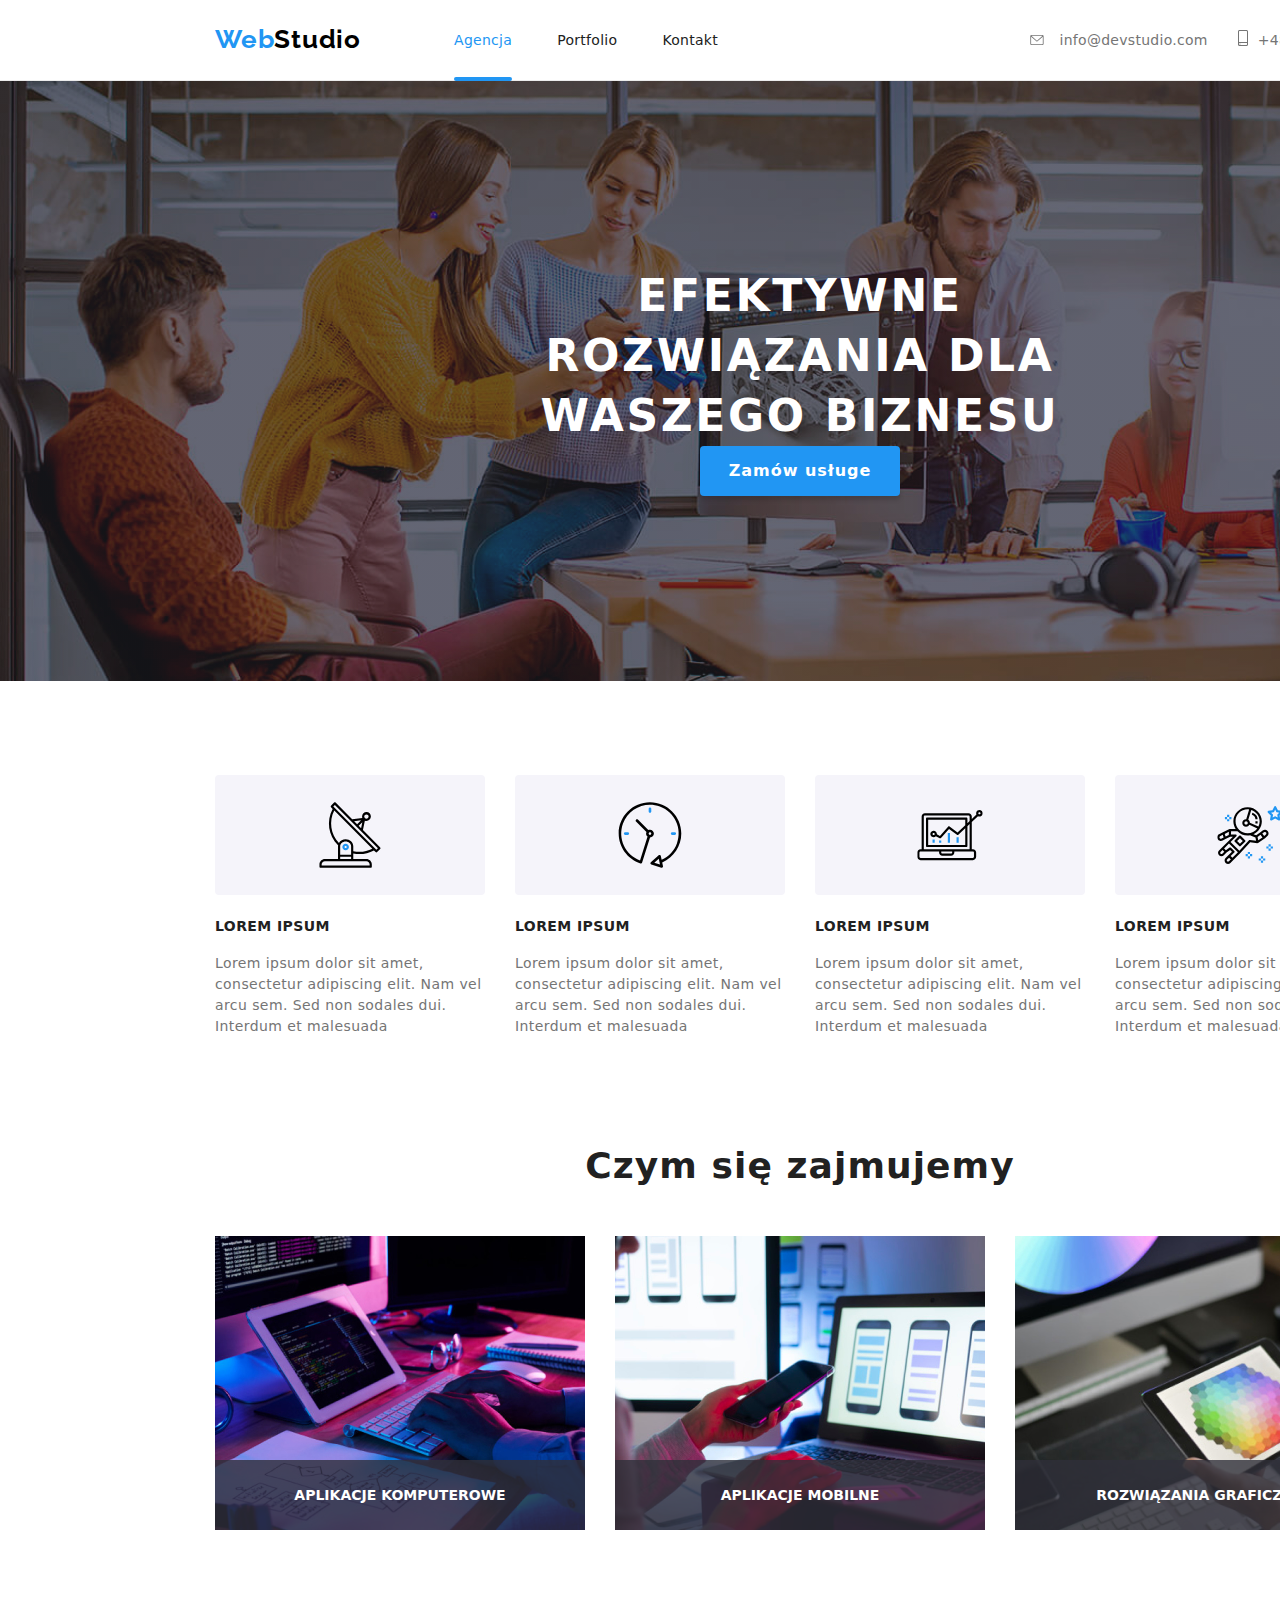
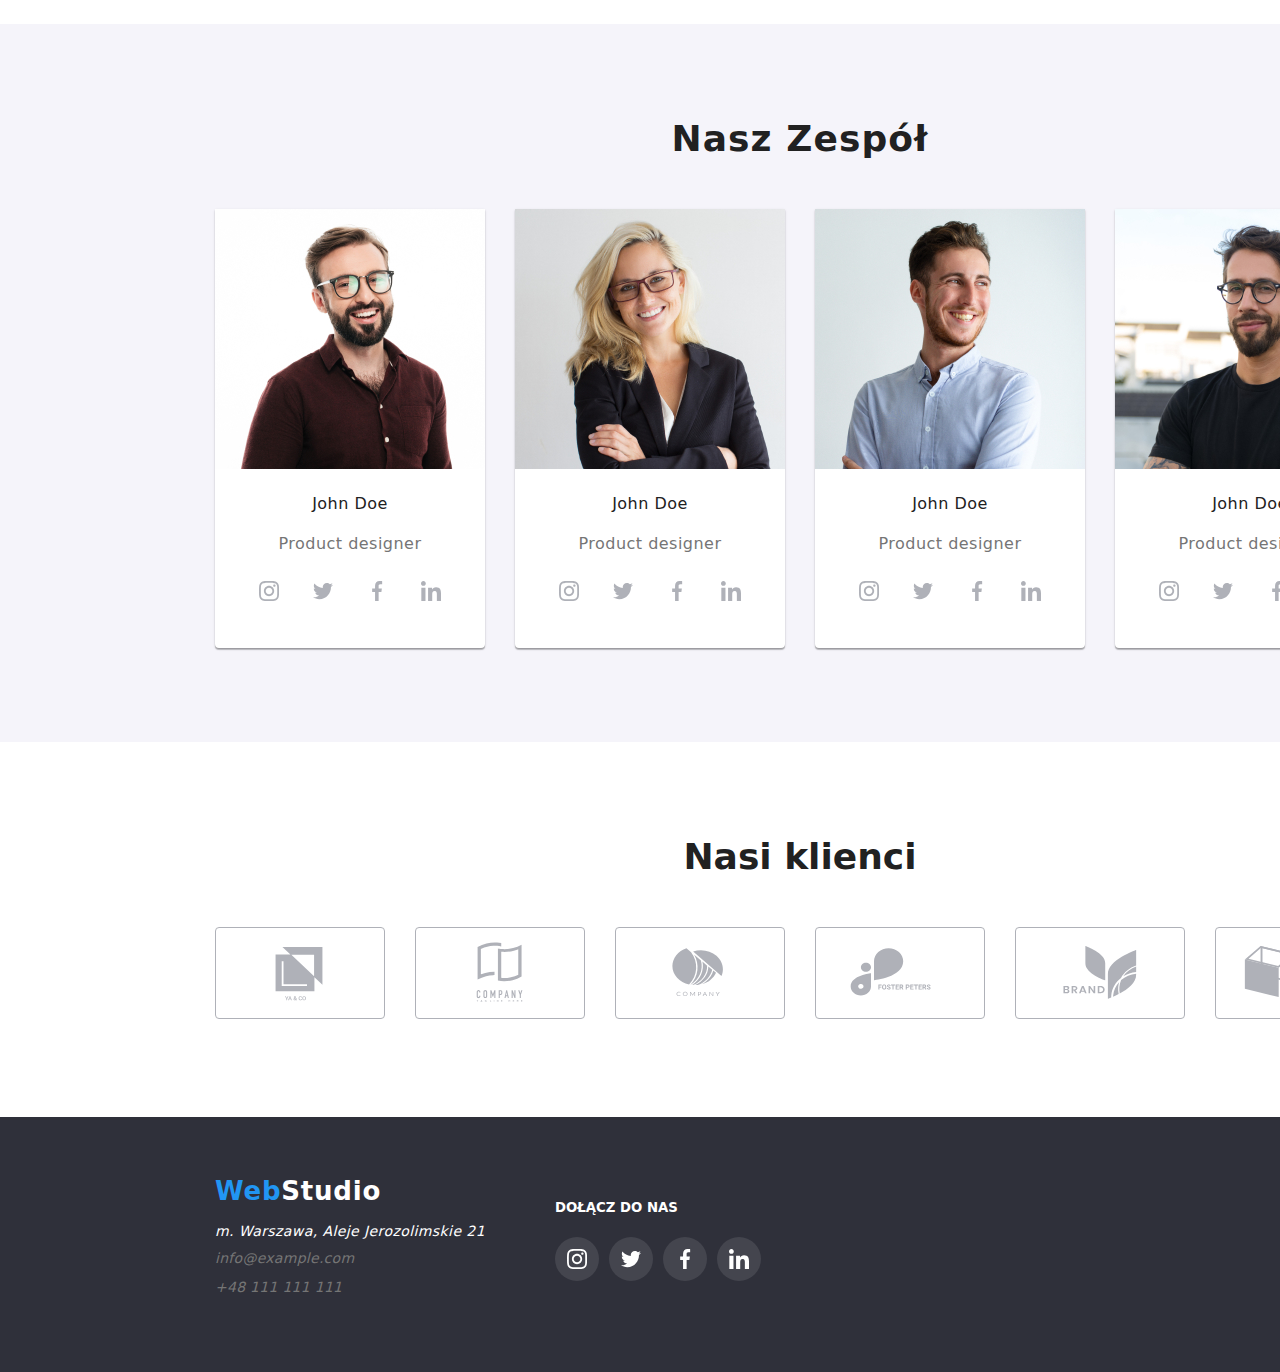
<file: index.html>
<!DOCTYPE html>
<html lang="pl">
  <head>
    <meta charset="UTF-8" />
    <meta name="viewport" content="width=device-width, initial-scale=1.0" />
    <link rel="stylesheet" href="./css/styles.css" />
    <link rel="stylesheet" href="./css/modern-normalize.css" />
    <link rel="preconnect" href="https://fonts.googleapis.com" />
    <link rel="preconnect" href="https://fonts.gstatic.com" crossorigin />
    <link
      rel="stylesheet"
      href="https://fonts.googleapis.com/css2?family=Raleway&family=Roboto:wght@400;500;700;900&display=swap"
    />

    <link
      href="https://fonts.googleapis.com/css2?family=Oleo+Script&display=swap"
      rel="stylesheet"
    />
    <title>Tomasz Grzybowski Homework</title>
  </head>
  <body id="agencja-page">
    <div class="backdrop is-hidden" data-modal>
      <div class="modal">
        <button class="close-btn" type="button" data-modal-close></button>
      </div>
    </div>
    <header class="header">
      <div class="container">
        <div class="header-content">
          <div class="logo_nav">
            <a class="webstudio" href="./index.html">
              <span class="web">Web</span><span class="studio">Studio</span>
            </a>

            <nav>
              <ul class="navigation">
                <li>
                  <a class="navigation-current nav-list" href="./index.html"
                    >Agencja</a
                  >
                </li>
                <li>
                  <a class="navigation-link nav-list" href="./portfolio.html"
                    >Portfolio</a
                  >
                </li>
                <li>
                  <a class="navigation-link nav-list" href="./kontakt.html"
                    >Kontakt</a
                  >
                </li>
              </ul>
            </nav>
          </div>
          <div class="contact">
            <a class="contact-mail-1" href="mailto:info@devstudio.com">
              <svg class="icon-header" width="16" height="10">
                <use href="./images/icons.svg#icon-envelope"></use>
              </svg>
              <span class="email">info@devstudio.com</span>
            </a>

            <a class="contact-phone-1" href="tel:+48111111111">
              <div class="icon-container">
                <svg
                  class="icon-header"
                  width="10"
                  height="16"
                  viebox="0 -4 10 16"
                >
                  <use href="./images/icons.svg#icon-smartphone"></use>
                </svg>
              </div>
              <span class="number">+48 111 111 111</span>
            </a>
          </div>
        </div>
      </div>
    </header>
    <main>
      <section class="agencja-title">
        <div class="container">
          <h1 class="agencja-h1">EFEKTYWNE ROZWIĄZANIA DLA WASZEGO BIZNESU</h1>
          <button class="agencja-button" type="button" data-modal-open>
            Zamów usługe
          </button>
        </div>
      </section>

      <section class="agencja-content">
        <div class="container">
          <ul class="agencja-content-list">
            <li>
              <article class="agencja-content-box">
                <svg
                  class="icon-agencja-content"
                  width="270"
                  height="120"
                  viewBox="0 0 60 110"
                >
                  <use href="images/icons.svg#icon-antenna"></use>
                </svg>

                <h4 class="agencja-content-header">Lorem ipsum</h4>
                <p class="agencja-content-p">
                  Lorem ipsum dolor sit amet, consectetur adipiscing elit. Nam
                  vel arcu sem. Sed non sodales dui. Interdum et malesuada
                </p>
              </article>
            </li>
            <li>
              <article class="agencja-content-box">
                <svg
                  class="icon-agencja-content"
                  width="270"
                  height="120"
                  viewBox="0 0 60 110"
                >
                  <use href="images/icons.svg#icon-clock"></use>
                </svg>
                <h4 class="agencja-content-header">Lorem ipsum</h4>
                <p class="agencja-content-p">
                  Lorem ipsum dolor sit amet, consectetur adipiscing elit. Nam
                  vel arcu sem. Sed non sodales dui. Interdum et malesuada
                </p>
              </article>
            </li>
            <li>
              <article class="agencja-content-box">
                <svg
                  class="icon-agencja-content"
                  height="120"
                  width="270"
                  viewBox="0 0 60 110"
                >
                  <use href="images/icons.svg#icon-diagram"></use>
                </svg>
                <h4 class="agencja-content-header">Lorem ipsum</h4>
                <p class="agencja-content-p">
                  Lorem ipsum dolor sit amet, consectetur adipiscing elit. Nam
                  vel arcu sem. Sed non sodales dui. Interdum et malesuada
                </p>
              </article>
            </li>
            <li>
              <article class="agencja-content-box">
                <svg
                  class="icon-agencja-content"
                  height="120"
                  width="270"
                  viewBox="0 0 60 110"
                >
                  <use href="images/icons.svg#icon-astronaut"></use>
                </svg>
                <h4 class="agencja-content-header">Lorem ipsum</h4>
                <p class="agencja-content-p">
                  Lorem ipsum dolor sit amet, consectetur adipiscing elit. Nam
                  vel arcu sem. Sed non sodales dui. Interdum et malesuada
                </p>
              </article>
            </li>
          </ul>
        </div>
      </section>

      <section class="agencja-scope">
        <div class="container">
          <h2 class="agencja-scope-header">Czym się zajmujemy</h2>
          <ul class="agencja-scope-list">
            <li class="agencja-scope-img">
              <div class="scope-box">
                <img
                  src="./images/img1.jpg"
                  alt="Ręce oparte na klawiaturze w pozycji gotowej do pisania. Obok leży kartka z algorytmem"
                  width="370"
                  height="294"
                />
                <p>Aplikacje Komputerowe</p>
              </div>
            </li>
            <li class="agencja-scope-img">
              <div class="scope-box">
                <img
                  src="./images/img2.jpg"
                  alt="Ręce trzymające telefon przed ekranem laptopa, na którym wyświetlane są wzory układu elementów aplikacji"
                  width="370"
                  height="294"
                />
                <p>Aplikacje Mobilne</p>
              </div>
            </li>
            <li class="agencja-scope-img">
              <div class="scope-box">
                <img
                  src="./images/img3.jpg"
                  alt="Ręce trzymające tableta wyświetlającego palete kolorów"
                  width="370"
                  height="294"
                />
                <p>Rozwiązania Graficzne</p>
              </div>
            </li>
          </ul>
        </div>
      </section>
      <section class="agencja-team">
        <div class="container">
          <h2 class="agencja-team-header">Nasz Zespół</h2>
          <ul class="agencja-team-list">
            <li class="agencja-team-img">
              <img
                src="./images/person1.jpg"
                alt="Uśmiechnięty mężczyzna z krótkim zarostem w okularach i czerwonej koluszli"
                width="270"
                height="260"
              />
              <h4 class="agencja-team-name">John Doe</h4>
              <p class="agencja-team-job">Product designer</p>
              <ul class="agencja-team-icons">
                <li>
                  <a class="link-team" href="./index.html">
                    <svg
                      class="icon-team"
                      height="44"
                      width="44"
                      viewBox="0 0 20 44"
                    >
                      <use href="images/icons.svg#icon-instagram"></use>
                    </svg>
                  </a>
                </li>
                <li>
                  <a class="link-team" href="./index.html">
                    <svg
                      class="icon-team"
                      height="44"
                      width="44"
                      viewBox="0 0 20 44"
                    >
                      <use href="images/icons.svg#icon-twitter"></use>
                    </svg>
                  </a>
                </li>
                <li>
                  <a class="link-team" href="./index.html"
                    ><svg
                      class="icon-team"
                      height="44"
                      width="44"
                      viewBox="0 0 20 44"
                    >
                      <use href="images/icons.svg#icon-fb"></use>
                    </svg>
                  </a>
                </li>
                <li>
                  <a class="link-team" href="./index.html"
                    ><svg
                      class="icon-team"
                      height="44"
                      width="44"
                      viewBox="0 0 20 44"
                    >
                      <use href="images/icons.svg#icon-li"></use>
                    </svg>
                  </a>
                </li>
              </ul>
            </li>
            <li class="agencja-team-img">
              <img
                src="./images/person2.jpg"
                alt="Uśmiechnięta Kobieta w okularach i czarnej marynarce"
                width="270"
                height="260"
              />
              <h4 class="agencja-team-name">John Doe</h4>
              <p class="agencja-team-job">Product designer</p>
              <ul class="agencja-team-icons">
                <li>
                  <a class="link-team" href="./index.html">
                    <svg
                      class="icon-team"
                      height="44"
                      width="44"
                      viewBox="0 0 20 44"
                    >
                      <use href="images/icons.svg#icon-instagram"></use>
                    </svg>
                  </a>
                </li>
                <li>
                  <a class="link-team" href="./index.html">
                    <svg
                      class="icon-team"
                      height="44"
                      width="44"
                      viewBox="0 0 20 44"
                    >
                      <use href="images/icons.svg#icon-twitter"></use>
                    </svg>
                  </a>
                </li>
                <li>
                  <a class="link-team" href="./index.html"
                    ><svg
                      class="icon-team"
                      height="44"
                      width="44"
                      viewBox="0 0 20 44"
                    >
                      <use href="images/icons.svg#icon-fb"></use>
                    </svg>
                  </a>
                </li>
                <li>
                  <a class="link-team" href="./index.html"
                    ><svg
                      class="icon-team"
                      height="44"
                      width="44"
                      viewBox="0 0 20 44"
                    >
                      <use href="images/icons.svg#icon-li"></use>
                    </svg>
                  </a>
                </li>
              </ul>
            </li>
            <li class="agencja-team-img">
              <img
                src="./images/person3.jpg"
                alt="Uśmiechnięty mężczyzna w jasnoniebieskiej koszuli"
                width="270"
                height="260"
              />
              <h4 class="agencja-team-name">John Doe</h4>
              <p class="agencja-team-job">Product designer</p>
              <ul class="agencja-team-icons">
                <li>
                  <a class="link-team" href="./index.html">
                    <svg
                      class="icon-team"
                      height="44"
                      width="44"
                      viewBox="0 0 20 44"
                    >
                      <use href="images/icons.svg#icon-instagram"></use>
                    </svg>
                  </a>
                </li>
                <li>
                  <a class="link-team" href="./index.html">
                    <svg
                      class="icon-team"
                      height="44"
                      width="44"
                      viewBox="0 0 20 44"
                    >
                      <use href="images/icons.svg#icon-twitter"></use>
                    </svg>
                  </a>
                </li>
                <li>
                  <a class="link-team" href="./index.html"
                    ><svg
                      class="icon-team"
                      height="44"
                      width="44"
                      viewBox="0 0 20 44"
                    >
                      <use href="images/icons.svg#icon-fb"></use>
                    </svg>
                  </a>
                </li>
                <li>
                  <a class="link-team" href="./index.html"
                    ><svg
                      class="icon-team"
                      height="44"
                      width="44"
                      viewBox="0 0 20 44"
                    >
                      <use href="images/icons.svg#icon-li"></use>
                    </svg>
                  </a>
                </li>
              </ul>
            </li>
            <li class="agencja-team-img">
              <img
                src="./images/person4.jpg"
                alt="Mężczyzna z krótkim zarostem w okularach i czarnej koszulce"
                width="270"
                height="260"
              />
              <h4 class="agencja-team-name">John Doe</h4>
              <p class="agencja-team-job">Product designer</p>
              <ul class="agencja-team-icons">
                <li>
                  <a class="link-team" href="./index.html">
                    <svg
                      class="icon-team"
                      height="44"
                      width="44"
                      viewBox="0 0 20 44"
                    >
                      <use href="images/icons.svg#icon-instagram"></use>
                    </svg>
                  </a>
                </li>
                <li>
                  <a class="link-team" href="./index.html">
                    <svg
                      class="icon-team"
                      height="44"
                      width="44"
                      viewBox="0 0 20 44"
                    >
                      <use href="images/icons.svg#icon-twitter"></use>
                    </svg>
                  </a>
                </li>
                <li>
                  <a class="link-team" href="./index.html"
                    ><svg
                      class="icon-team"
                      height="44"
                      width="44"
                      viewBox="0 0 20 44"
                    >
                      <use href="images/icons.svg#icon-fb"></use>
                    </svg>
                  </a>
                </li>
                <li>
                  <a class="link-team" href="./index.html"
                    ><svg
                      class="icon-team"
                      height="44"
                      width="44"
                      viewBox="0 0 20 44"
                    >
                      <use href="images/icons.svg#icon-li"></use>
                    </svg>
                  </a>
                </li>
              </ul>
            </li>
          </ul>
        </div>
      </section>
      <section class="customers">
        <div class="container">
          <h2 class="customers-header">Nasi klienci</h2>
          <ul class="customers-list">
            <li>
              <a href="./index.html" class="customers-link">
                <svg
                  class="icon-customers"
                  width="170"
                  height="92"
                  viewBox="0 0 106 44"
                >
                  <use href="images/icons.svg#icon-logo-1"></use>
                </svg>
              </a>
            </li>
            <li>
              <a href="./index.html" class="customers-link">
                <svg
                  class="icon-customers"
                  width="170"
                  height="92"
                  viewBox="0 0 106 44"
                >
                  <use href="images/icons.svg#icon-logo-2"></use>
                </svg>
              </a>
            </li>
            <li>
              <a href="./index.html" class="customers-link">
                <svg
                  class="icon-customers"
                  width="170"
                  height="92"
                  viewBox="0 0 106 44"
                >
                  <use href="images/icons.svg#icon-logo-3"></use>
                </svg>
              </a>
            </li>
            <li>
              <a href="./index.html" class="customers-link">
                <svg
                  class="icon-customers"
                  width="170"
                  height="92"
                  viewBox="0 0 106 44"
                >
                  <use href="images/icons.svg#icon-logo-4"></use>
                </svg>
              </a>
            </li>
            <li>
              <a href="./index.html" class="customers-link">
                <svg
                  class="icon-customers"
                  width="170"
                  height="92"
                  viewBox="0 0 106 44"
                >
                  <use href="images/icons.svg#icon-logo-5"></use>
                </svg>
              </a>
            </li>
            <li>
              <a href="./index.html" class="customers-link">
                <svg
                  class="icon-customers"
                  width="170"
                  height="92"
                  viewBox="0 0 106 44"
                >
                  <use href="images/icons.svg#icon-logo-6"></use>
                </svg>
              </a>
            </li>
          </ul>
        </div>
      </section>
    </main>
    <footer class="footer">
      <div class="container">
        <div class="footer-content">
          <div class="footer-column-1">
            <a class="webstudio-footer" href="./index.html">
              <span class="web">Web</span>Studio
            </a>
            <address>
              <ul class="footer-list">
                <li class="footer-address">
                  m. Warszawa, Aleje Jerozolimskie 21
                </li>
                <li>
                  <a class="contact-mail-2" href="mailto:info@example.com">
                    info@example.com
                  </a>
                </li>
                <li>
                  <a class="contact-phone-2" href="tel:+48111111111">
                    +48 111 111 111
                  </a>
                </li>
              </ul>
            </address>
          </div>

          <section class="footer-socials">
            <h5 class="footer-socials-header">Dołącz do nas</h5>
            <ul class="footer-socials-icons">
              <li>
                <a href="./index.html" class="footer-link">
                  <svg
                    class="icon-footer"
                    height="44"
                    width="44"
                    viewBox="0 0 20 44"
                  >
                    <use href="images/icons.svg#icon-instagram"></use>
                  </svg>
                </a>
              </li>
              <li>
                <a href="./index.html" class="footer-link">
                  <svg
                    class="icon-footer"
                    height="44"
                    width="44"
                    viewBox="0 0 20 44"
                  >
                    <use href="images/icons.svg#icon-twitter"></use>
                  </svg>
                </a>
              </li>
              <li>
                <a href="./index.html" class="footer-link">
                  <svg
                    class="icon-footer"
                    height="44"
                    width="44"
                    viewBox="0 0 20 44"
                  >
                    <use href="images/icons.svg#icon-fb"></use>
                  </svg>
                </a>
              </li>
              <li>
                <a href="./index.html" class="footer-link">
                  <svg
                    class="icon-footer"
                    height="44"
                    width="44"
                    viewBox="0 0 20 44"
                  >
                    <use href="images/icons.svg#icon-li"></use>
                  </svg>
                </a>
              </li>
            </ul>
          </section>
        </div>
      </div>
    </footer>
    <script src="./js/modal.js"></script>
  </body>
</html>
</file>
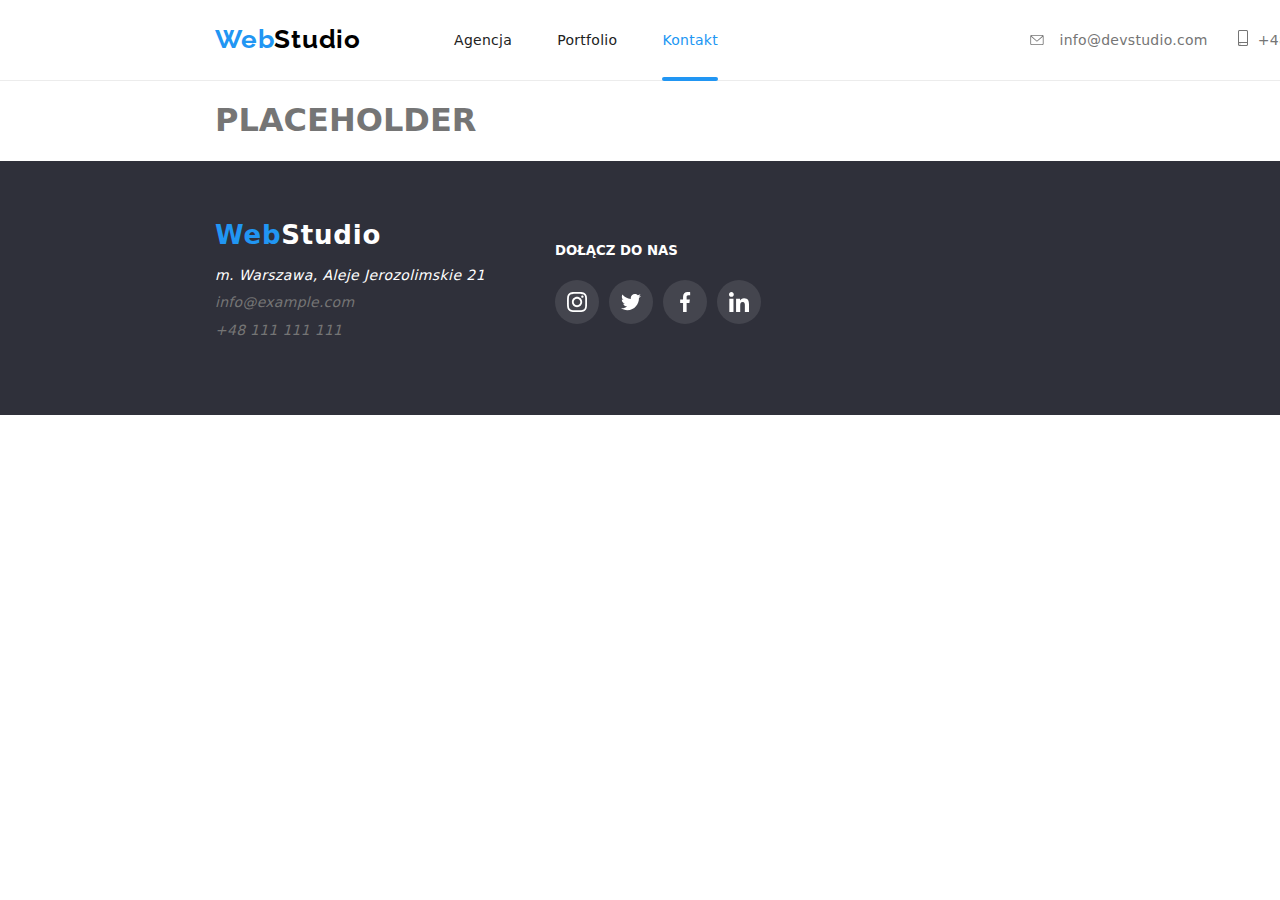
<file: kontakt.html>
<!DOCTYPE html>
<html lang="pl">
  <head>
    <meta charset="UTF-8" />
    <meta name="viewport" content="width=device-width, initial-scale=1.0" />
    <link rel="stylesheet" href="./css/styles.css" />
    <link rel="stylesheet" href="./css/modern-normalize.css" />
    <link rel="preconnect" href="https://fonts.googleapis.com" />
    <link rel="preconnect" href="https://fonts.gstatic.com" crossorigin />
    <link
      rel="stylesheet"
      href="https://fonts.googleapis.com/css2?family=Raleway&family=Roboto:wght@400;500;700;900&display=swap"
    />

    <link
      href="https://fonts.googleapis.com/css2?family=Oleo+Script&display=swap"
      rel="stylesheet"
    />
    <title>Tomasz Grzybowski Homework</title>
  </head>
  <body id="agencja-page">
    <header class="header">
      <div class="container">
        <div class="header-content">
          <div class="logo_nav">
            <a class="webstudio" href="./index.html">
              <span class="web">Web</span><span class="studio">Studio</span>
            </a>

            <nav>
              <ul class="navigation">
                <li>
                  <a class="navigation-link nav-list" href="./index.html"
                    >Agencja</a
                  >
                </li>
                <li>
                  <a class="navigation-link nav-list" href="./portfolio.html"
                    >Portfolio</a
                  >
                </li>
                <li>
                  <a class="navigation-current nav-list" href="./kontakt.html"
                    >Kontakt</a
                  >
                </li>
              </ul>
            </nav>
          </div>
          <div class="contact">
            <a class="contact-mail-1" href="mailto:info@devstudio.com">
              <svg class="icon-header" width="16" height="10">
                <use href="./images/icons.svg#icon-envelope"></use>
              </svg>
              <span class="email">info@devstudio.com</span>
            </a>

            <a class="contact-phone-1" href="tel:+48111111111">
              <div class="icon-container">
                <svg
                  class="icon-header"
                  width="10"
                  height="16"
                  viebox="0 -4 10 16"
                >
                  <use href="./images/icons.svg#icon-smartphone"></use>
                </svg>
              </div>
              <span class="number">+48 111 111 111</span>
            </a>
          </div>
        </div>
      </div>
    </header>
    <main><h1 style="margin-left: 215px">PLACEHOLDER</h1></main>
    <footer class="footer">
      <div class="container">
        <div class="footer-content">
          <div class="footer-column-1">
            <a class="webstudio-footer" href="./index.html">
              <span class="web">Web</span>Studio
            </a>
            <address>
              <ul class="footer-list">
                <li class="footer-address">
                  m. Warszawa, Aleje Jerozolimskie 21
                </li>
                <li>
                  <a class="contact-mail-2" href="mailto:info@example.com">
                    info@example.com
                  </a>
                </li>
                <li>
                  <a class="contact-phone-2" href="tel:+48111111111">
                    +48 111 111 111
                  </a>
                </li>
              </ul>
            </address>
          </div>

          <section class="footer-socials">
            <h5 class="footer-socials-header">Dołącz do nas</h5>
            <ul class="footer-socials-icons">
              <li>
                <a href="./index.html" class="footer-link">
                  <svg
                    class="icon-footer"
                    height="44"
                    width="44"
                    viewBox="0 0 20 44"
                  >
                    <use href="images/icons.svg#icon-instagram"></use>
                  </svg>
                </a>
              </li>
              <li>
                <a href="./index.html" class="footer-link">
                  <svg
                    class="icon-footer"
                    height="44"
                    width="44"
                    viewBox="0 0 20 44"
                  >
                    <use href="images/icons.svg#icon-twitter"></use>
                  </svg>
                </a>
              </li>
              <li>
                <a href="./index.html" class="footer-link">
                  <svg
                    class="icon-footer"
                    height="44"
                    width="44"
                    viewBox="0 0 20 44"
                  >
                    <use href="images/icons.svg#icon-fb"></use>
                  </svg>
                </a>
              </li>
              <li>
                <a href="./index.html" class="footer-link">
                  <svg
                    class="icon-footer"
                    height="44"
                    width="44"
                    viewBox="0 0 20 44"
                  >
                    <use href="images/icons.svg#icon-li"></use>
                  </svg>
                </a>
              </li>
            </ul>
          </section>
        </div>
      </div>
    </footer>
  </body>
</html>
</file>
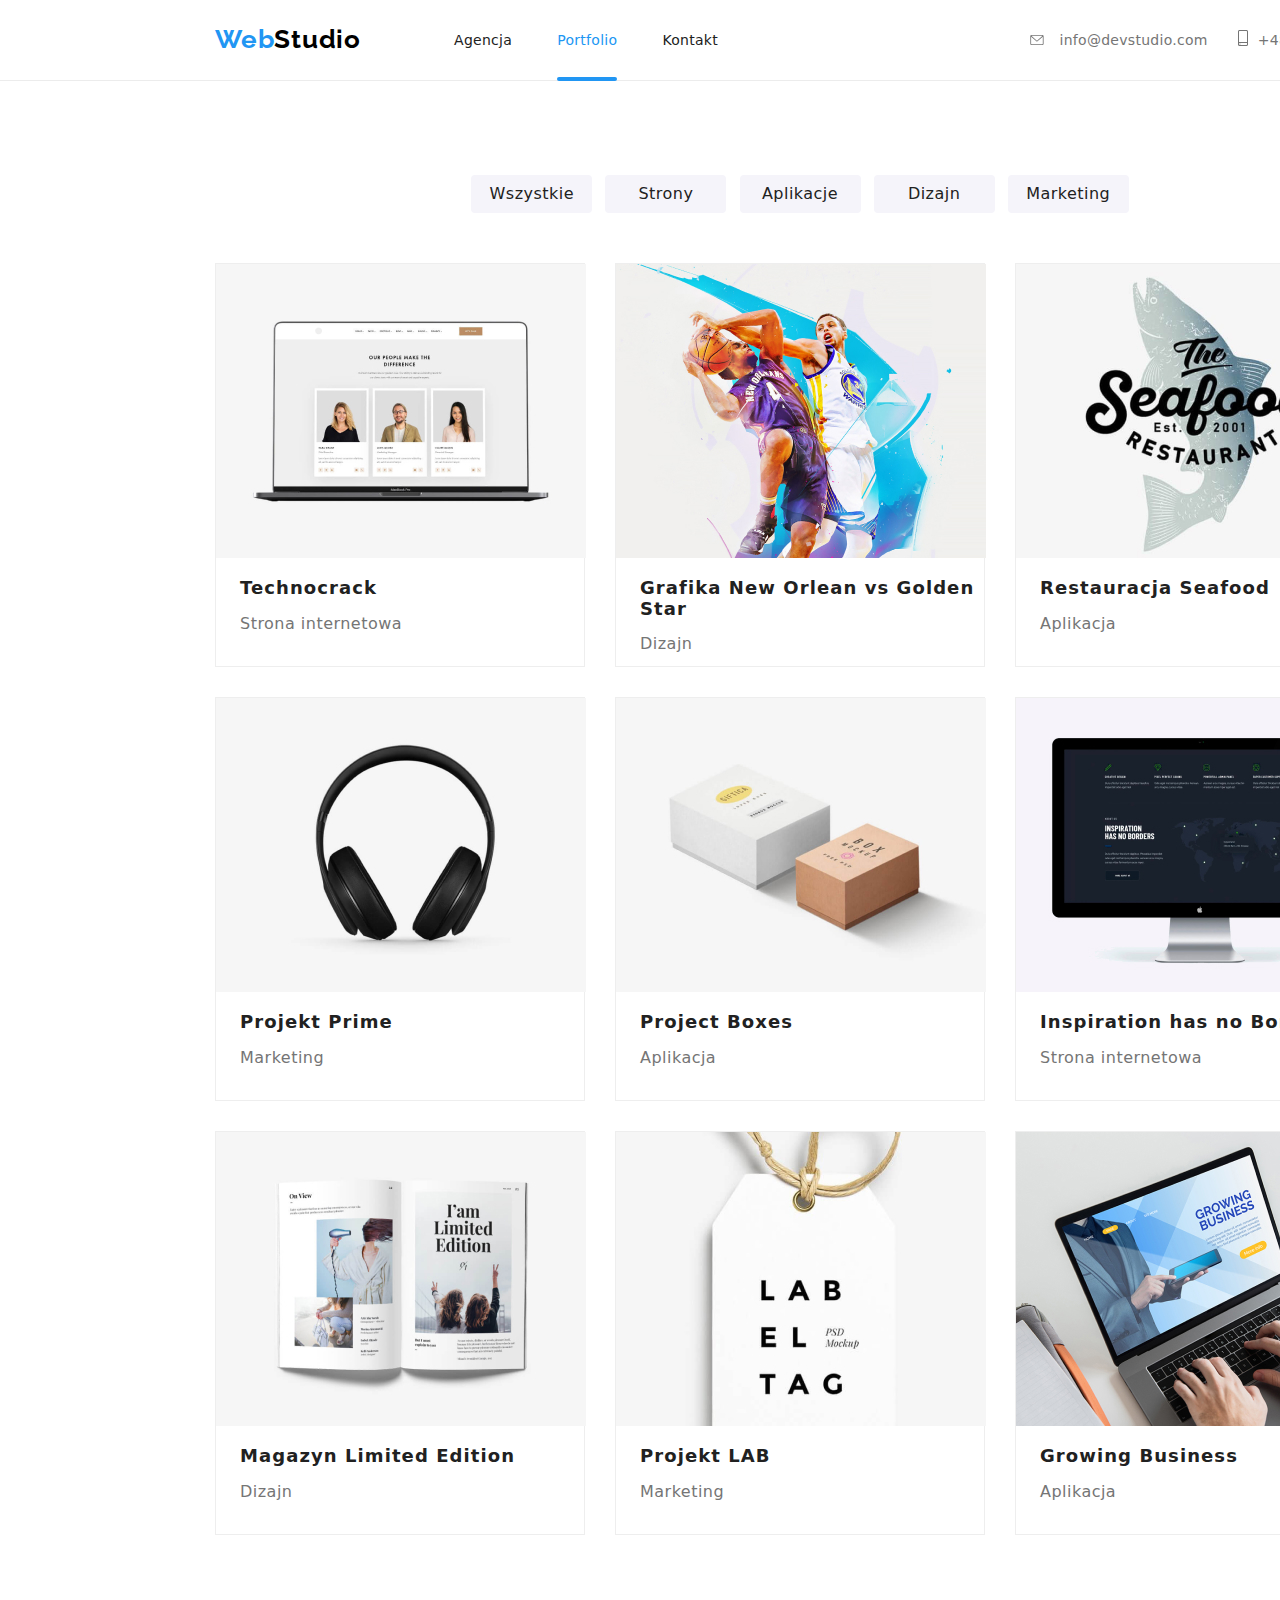
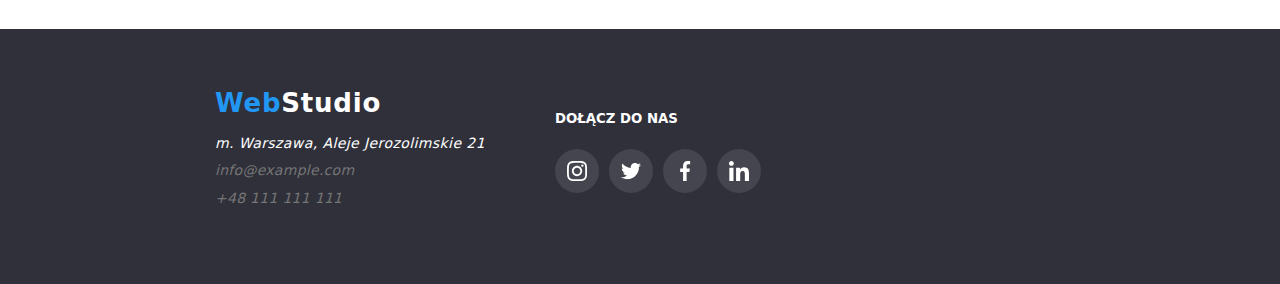
<file: portfolio.html>
<!DOCTYPE html>
<html lang="pl">
  <head>
    <meta charset="UTF-8" />
    <meta name="viewport" content="width=device-width, initial-scale=1.0" />
    <link rel="stylesheet" href="./css/styles.css" />
    <link rel="stylesheet" href="./css/modern-normalize.css" />
    <link rel="preconnect" href="https://fonts.googleapis.com" />
    <link rel="preconnect" href="https://fonts.gstatic.com" crossorigin />
    <link
      href="https://fonts.googleapis.com/css2?family=Raleway&family=Roboto:wght@400;500;700;900&display=swap"
      rel="stylesheet"
    />
    <title>Tomasz Grzybowski Homework</title>
  </head>
  <body id="portfolio-page">
    <header class="header">
      <div class="container">
        <div class="header-content">
          <div class="logo_nav">
            <a class="webstudio" href="./index.html">
              <span class="web">Web</span><span class="studio">Studio</span>
            </a>

            <nav>
              <ul class="navigation">
                <li>
                  <a class="navigation-link nav-list" href="./index.html"
                    >Agencja</a
                  >
                </li>
                <li>
                  <a class="navigation-current nav-list" href="./portfolio.html"
                    >Portfolio</a
                  >
                </li>
                <li>
                  <a class="navigation-link nav-list" href="./kontakt.html"
                    >Kontakt</a
                  >
                </li>
              </ul>
            </nav>
          </div>
          <div class="contact">
            <a class="contact-mail-1" href="mailto:info@devstudio.com">
              <svg class="icon-header" width="16" height="10">
                <use href="./images/icons.svg#icon-envelope"></use>
              </svg>
              <span class="email">info@devstudio.com</span>
            </a>

            <a class="contact-phone-1" href="tel:+48111111111">
              <div class="icon-container">
                <svg
                  class="icon-header"
                  width="10"
                  height="16"
                  viebox="0 -4 10 16"
                >
                  <use href="./images/icons.svg#icon-smartphone"></use>
                </svg>
              </div>
              <span class="number">+48 111 111 111</span>
            </a>
          </div>
        </div>
      </div>
    </header>
    <main class="portfolio-main">
      <div class="container">
        <ul class="portfolio-buttons-list">
          <li>
            <button class="portfolio-buttons" type="button">Wszystkie</button>
          </li>
          <li>
            <button class="portfolio-buttons" type="button">Strony</button>
          </li>
          <li>
            <button class="portfolio-buttons" type="button">Aplikacje</button>
          </li>
          <li>
            <button class="portfolio-buttons" type="button">Dizajn</button>
          </li>
          <li>
            <button class="portfolio-buttons" type="button">Marketing</button>
          </li>
        </ul>

        <ul class="portfolio-items-list">
          <li class="portfolio-img">
            <div class="portfolio-image-container">
              <img
                src="./images/portfolio-1.jpg"
                alt="Laptop displaying employees profiles"
                width="370"
                height="294"
              />
              <div class="item-box">
                <p>
                  Technocrack jest popularną platformą wykorzystywaną do
                  rozpowszechniania koronawirusa. Firmy wykorzystują tę
                  platformę do celów szpiegowskich i ataków na niezabezpieczone
                  serwery konkurencji
                </p>
              </div>
            </div>
            <h4 class="portfolio-name">Technocrack</h4>
            <p class="portfolio-tag">Strona internetowa</p>
          </li>
          <li class="portfolio-img">
            <div class="portfolio-image-container">
              <img
                src="./images/portfolio-2.jpg"
                alt="Two basketball players, one is trying to block a shot of the other"
                width="370"
                height="294"
              />

              <div class="item-box">
                <p>
                  Technocrack jest popularną platformą wykorzystywaną do
                  rozpowszechniania koronawirusa. Firmy wykorzystują tę
                  platformę do celów szpiegowskich i ataków na niezabezpieczone
                  serwery konkurencji
                </p>
              </div>
            </div>
            <h4 class="portfolio-name">Grafika New Orlean vs Golden Star</h4>
            <p class="portfolio-tag">Dizajn</p>
          </li>
          <li class="portfolio-img">
            <div class="portfolio-image-container">
              <img
                src="./images/portfolio-3.jpg"
                alt="The Seafood restaurant logo with a fish in the back"
                width="370"
                height="294"
              />

              <div class="item-box">
                <p>
                  Technocrack jest popularną platformą wykorzystywaną do
                  rozpowszechniania koronawirusa. Firmy wykorzystują tę
                  platformę do celów szpiegowskich i ataków na niezabezpieczone
                  serwery konkurencji
                </p>
              </div>
            </div>
            <h4 class="portfolio-name">Restauracja Seafood</h4>
            <p class="portfolio-tag">Aplikacja</p>
          </li>
          <li class="portfolio-img">
            <div class="portfolio-image-container">
              <img
                src="./images/portfolio-4.jpg"
                alt="Blach wireless headphones"
                width="370"
                height="294"
              />
              <div class="item-box">
                <p>
                  Technocrack jest popularną platformą wykorzystywaną do
                  rozpowszechniania koronawirusa. Firmy wykorzystują tę
                  platformę do celów szpiegowskich i ataków na niezabezpieczone
                  serwery konkurencji
                </p>
              </div>
            </div>
            <h4 class="portfolio-name">Projekt Prime</h4>
            <p class="portfolio-tag">Marketing</p>
          </li>
          <li class="portfolio-img">
            <div class="portfolio-image-container">
              <img
                src="./images/portfolio-5.jpg"
                alt="Two boxes on a white background"
                width="370"
                height="294"
              />
              <div class="item-box">
                <p>
                  Technocrack jest popularną platformą wykorzystywaną do
                  rozpowszechniania koronawirusa. Firmy wykorzystują tę
                  platformę do celów szpiegowskich i ataków na niezabezpieczone
                  serwery konkurencji
                </p>
              </div>
            </div>
            <h4 class="portfolio-name">Project Boxes</h4>
            <p class="portfolio-tag">Aplikacja</p>
          </li>
          <li class="portfolio-img">
            <div class="portfolio-image-container">
              <img
                src="./images/portfolio-6.jpg"
                alt="An Apple screen displaying a world map with a sign saying Inspiration has no borders"
                width="370"
                height="294"
              />
              <div class="item-box">
                <p>
                  Technocrack jest popularną platformą wykorzystywaną do
                  rozpowszechniania koronawirusa. Firmy wykorzystują tę
                  platformę do celów szpiegowskich i ataków na niezabezpieczone
                  serwery konkurencji
                </p>
              </div>
            </div>
            <h4 class="portfolio-name">Inspiration has no Borders</h4>
            <p class="portfolio-tag">Strona internetowa</p>
          </li>
          <li class="portfolio-img">
            <div class="portfolio-image-container">
              <img
                src="./images/portfolio-7.jpg"
                alt="Limited edition of a magizne"
                width="370"
                height="294"
              />
              <div class="item-box">
                <p>
                  Technocrack jest popularną platformą wykorzystywaną do
                  rozpowszechniania koronawirusa. Firmy wykorzystują tę
                  platformę do celów szpiegowskich i ataków na niezabezpieczone
                  serwery konkurencji
                </p>
              </div>
            </div>
            <h4 class="portfolio-name">Magazyn Limited Edition</h4>
            <p class="portfolio-tag">Dizajn</p>
          </li>
          <li class="portfolio-img">
            <div class="portfolio-image-container">
              <img
                src="./images/portfolio-8.jpg"
                alt="Label tag"
                width="370"
                height="294"
              />
              <div class="item-box">
                <p>
                  Technocrack jest popularną platformą wykorzystywaną do
                  rozpowszechniania koronawirusa. Firmy wykorzystują tę
                  platformę do celów szpiegowskich i ataków na niezabezpieczone
                  serwery konkurencji
                </p>
              </div>
            </div>
            <h4 class="portfolio-name">Projekt LAB</h4>
            <p class="portfolio-tag">Marketing</p>
          </li>
          <li class="portfolio-img">
            <div class="portfolio-image-container">
              <img
                src="./images/portfolio-9.jpg"
                alt="Laptop displaying growing business website"
                width="370"
                height="294"
              />
              <div class="item-box">
                <p>
                  Technocrack jest popularną platformą wykorzystywaną do
                  rozpowszechniania koronawirusa. Firmy wykorzystują tę
                  platformę do celów szpiegowskich i ataków na niezabezpieczone
                  serwery konkurencji
                </p>
              </div>
            </div>
            <h4 class="portfolio-name">Growing Business</h4>
            <p class="portfolio-tag">Aplikacja</p>
          </li>
        </ul>
      </div>
    </main>

    <footer class="footer">
      <div class="container">
        <div class="footer-content">
          <div class="footer-column-1">
            <a class="webstudio-footer" href="./index.html">
              <span class="web">Web</span>Studio
            </a>
            <address>
              <ul class="footer-list">
                <li class="footer-address">
                  m. Warszawa, Aleje Jerozolimskie 21
                </li>
                <li>
                  <a class="contact-mail-2" href="mailto:info@example.com">
                    info@example.com
                  </a>
                </li>
                <li>
                  <a class="contact-phone-2" href="tel:+48111111111">
                    +48 111 111 111
                  </a>
                </li>
              </ul>
            </address>
          </div>

          <section class="footer-socials">
            <h5 class="footer-socials-header">Dołącz do nas</h5>
            <ul class="footer-socials-icons">
              <li>
                <a href="./index.html" class="footer-link">
                  <svg
                    class="icon-footer"
                    height="44"
                    width="44"
                    viewBox="0 0 20 44"
                  >
                    <use href="images/icons.svg#icon-instagram"></use>
                  </svg>
                </a>
              </li>
              <li>
                <a href="./index.html" class="footer-link">
                  <svg
                    class="icon-footer"
                    height="44"
                    width="44"
                    viewBox="0 0 20 44"
                  >
                    <use href="images/icons.svg#icon-twitter"></use>
                  </svg>
                </a>
              </li>
              <li>
                <a href="./index.html" class="footer-link">
                  <svg
                    class="icon-footer"
                    height="44"
                    width="44"
                    viewBox="0 0 20 44"
                  >
                    <use href="images/icons.svg#icon-fb"></use>
                  </svg>
                </a>
              </li>
              <li>
                <a href="./index.html" class="footer-link">
                  <svg
                    class="icon-footer"
                    height="44"
                    width="44"
                    viewBox="0 0 20 44"
                  >
                    <use href="images/icons.svg#icon-li"></use>
                  </svg>
                </a>
              </li>
            </ul>
          </section>
        </div>
      </div>
    </footer>
  </body>
</html>
</file>
<file: css/styles.css>
:root {
  --dark-font-color: #212121;
  --company-blue: #2196f3;
  --main-font-color: #757575;
  --opaque-bg-color: #2f303a66;
  --dark-background-color: #2f303a;
  --light-background-color: #f5f4fa;
  --list-border-color: #eeeeee;
  --white-color: #ffffff;
  --black-color: #000000;
  --header-border: #ececec;
  --icon-color: #afb1b8;
  --icon-border: #afb1b8;
  --black-opaque: rgba(255, 255, 255, 0.1);
  --grey-opaque: rgba(47, 48, 58, 0.8);
  --blue-opaque: rgba(33, 150, 243, 0.9);
  --transition-timing: cubic-bezier(0.4, 0, 0.2, 1);
}

body {
  font-family: "Roboto";
  color: var(--main-font-color);
}

ul {
  padding: 0;
  list-style: none;
}
.container {
  width: 1600px;
  margin: 0 auto;
}
.container > * {
  margin: 0 auto;
  width: fit-content;
}

.backdrop {
  position: fixed;
  width: 100%;
  height: 100%;
  background-color: rgba(0, 0, 0, 0.2);
  z-index: 1;

  transition-property: visibility, opacity;
  transition-duration: 0.25s;
  opacity: 1;
  visibility: visible;
}

.is-hidden {
  pointer-events: none;
  visibility: hidden;
  opacity: 0;
}

.modal {
  position: absolute;
  width: 528px;
  height: 581px;
  top: 50%;
  left: 50%;
  transform: translateX(-50%) translateY(-50%);
  background: var(--white-color);
  box-shadow: 0px 1px 3px rgba(0, 0, 0, 0.12), 0px 1px 1px rgba(0, 0, 0, 0.14),
    0px 2px 1px rgba(0, 0, 0, 0.2);
  border-radius: 4px;
}

.close-btn {
  width: 30px;
  height: 30px;
  border-radius: 50%;
  border: 1px solid rgba(0, 0, 0, 0.1);
  background: var(--white-color) url("../images/icons/close.svg") no-repeat;
  background-position: 50% 50%;
  position: relative;
  top: 8px;
  left: 490px;
}

.close-btn:hover,
.close-btn:focus {
  cursor: pointer;
}

.close-btn > img {
}

.header {
  border-bottom: 1px solid var(--header-border);
}

.header > .container {
  height: 80px;
  display: flex;
  align-items: center;
  align-content: center;
}

.header > .container > .header-content {
  width: 1170px;
  display: flex;
  justify-content: space-between;
}

.agencja-title > .container {
  height: 600px;
  display: flex;
  align-items: center;
  justify-content: center;
  flex-direction: column;
  background-color: var(--dark-background-color);
  background-image: linear-gradient(
      to bottom,
      var(--opaque-bg-color) 0%,
      var(--opaque-bg-color) 100%
    ),
    url(../images/Background-1.jpg);
  background-size: cover;
  padding-top: 94px;
  padding-bottom: 94px;
}

.icon-agencja-content {
  background-color: var(--light-background-color);
  border-radius: 4px;
}

.logo_nav {
  display: flex;
  align-items: center;
  justify-content: space-between;

  /* margin-left: 215px; */
}

.contact {
  display: flex;
  align-items: center;
  justify-content: space-between;
}

.agencja-h1 {
  width: 696px;

  font-weight: 900;
  font-size: 44px;
  line-height: 1.36;

  text-align: center;
  letter-spacing: 0.06em;
  text-transform: uppercase;
  color: var(--white-color);
}

.agencja-button {
  width: 200px;
  height: 50px;

  background: var(--company-blue);
  box-shadow: 0px 4px 4px rgba(0, 0, 0, 0.15);
  border-radius: 4px;
  border: none;

  color: var(--white-color);
  font-weight: 700;

  align-items: center;
  text-align: center;
  letter-spacing: 0.06em;
}

.agencja-button:hover {
  cursor: pointer;
}

.webstudio {
  font-family: "Raleway";
  text-decoration: none;
  font-weight: 700;
  font-size: 26px;
  letter-spacing: 0.03em;
  color: var(--black-color);
  margin-right: 93px;
}

.web {
  color: var(--company-blue);
}

.navigation > li {
  display: inline;
  margin-right: 40px;
}

.navigation > li:last-child {
  margin-right: 0;
}

.navigation-current {
  text-decoration: none;
  font-weight: 500;
  font-size: 14px;
  letter-spacing: 0.02em;
  color: var(--company-blue);
  position: relative;
}

.navigation-link {
  text-decoration: none;
  font-weight: 500;
  font-size: 14px;
  letter-spacing: 0.02em;

  color: var(--dark-font-color);
}

.navigation-current::after {
  border-radius: 4px;
  content: "";
  width: 100%;
  height: 4px;
  background-color: var(--company-blue);
  display: inline-block;
  position: absolute;
  top: 45px;
  left: 0;
}

.contact-mail-1 {
  text-decoration: none;
  color: var(--main-font-color);
  margin-right: 30px;
  font-weight: 500;
  font-size: 14px;
  letter-spacing: 0.02em;

  transition-property: color;
  transition-duration: 0.25s;
  transition-timing-function: var(--transition-timing);
}

.contact-mail-1:hover {
  color: var(--company-blue);
  cursor: pointer;
}

.contact-mail-1 > .icon-header {
  fill: var(--main-font-color);
  transition-property: fill;
  transition-duration: 0.25s;
  transition-timing-function: var(--transition-timing);
}

.contact-mail-1:hover > .icon-header,
.contact-mail-1:focus > .icon-header {
  fill: var(--company-blue);
}

.contact-mail-1:focus {
  color: var(--company-blue);
}

.contact-phone-1 {
  display: inline-flex;
  align-items: center;

  text-decoration: none;
  color: var(--mian-font-color);
  font-weight: 500;
  font-size: 14px;
  letter-spacing: 0.02em;
  transition-property: color;
  transition-duration: 0.25s;
  transition-timing-function: var(--transition-timing);
}

.number {
  margin-left: 10px;
}

.email {
  margin-left: 10px;
}

.contact-phone-1:hover {
  color: var(--company-blue);
  cursor: pointer;
}

.contact-phone-1:focus {
  color: var(--company-blue);
}

.contact-phone-1 > .icon-container > .icon-header {
  fill: var(--main-font-color);
  transition-property: fill;
  transition-duration: 0.25s;
  transition-timing-function: var(--transition-timing);
}

.contact-phone-1:hover > .icon-container > .icon-header,
.contact-phone-1:focus > .icon-container > .icon-header {
  fill: var(--company-blue);
}

.agencja-content {
  padding-top: 94px;
  padding-bottom: 94px;
}

.agencja-content-list {
  list-style-type: none;
}

.agencja-content > .container > ul {
  display: flex;
  gap: 30px;
  /* margin-left: 215px; */
}

.agencja-content-header {
  font-weight: 700;
  font-size: 14px;
  letter-spacing: 0.03em;
  text-transform: uppercase;

  color: var(--dark-font-color);
}
.agencja-content-p {
  width: 270px;

  font-weight: 400;
  font-size: 14px;
  line-height: 1.5;
  letter-spacing: 0.03em;
}

.agencja-scope {
  padding-bottom: 94px;
}

.agencja-scope-header {
  margin: auto;
  font-weight: 700;
  font-size: 36px;
  text-align: center;
  letter-spacing: 0.03em;

  color: var(--dark-font-color);
}

.agencja-scope-list {
  list-style-type: none;
  margin-top: 50px;
  display: flex;
  gap: 30px;
}

.agencja-scope-list > .scope-box > li:first-child {
  margin-left: 0;
}

.scope-box {
  width: 370px;
  height: 294px;
  position: relative;
}

.scope-box > p {
  background: var(--grey-opaque);
  color: var(--white-color);
  text-transform: uppercase;
  position: absolute;
  bottom: 0;
  width: 370px;
  height: 70px;
  margin: 0;
  display: flex;
  align-items: center;
  justify-content: center;
  font-weight: 700;
  font-size: 14px;
}

.agencja-team {
  padding-top: 94px;
  padding-bottom: 94px;

  background: var(--light-background-color);
}

.agencja-team-list {
  list-style-type: none;
  display: flex;
  gap: 30px;
  /* margin-left: 215px; */
  margin-top: 50px;
}

.agencja-team-header {
  margin: auto;
  font-weight: 700;
  font-size: 36px;
  text-align: center;
  letter-spacing: 0.03em;
  color: var(--dark-font-color);
}

.agencja-team-img {
  width: 270px;
  /* height: 368px; */

  box-shadow: 0px 1px 3px rgba(0, 0, 0, 0.12), 0px 1px 1px rgba(0, 0, 0, 0.14),
    0px 2px 1px rgba(0, 0, 0, 0.2);
  border-radius: 0px 0px 4px 4px;
  background: var(--white-color);
  padding-bottom: 30px;
}

.agencja-team-name {
  font-weight: 500;

  text-align: center;
  letter-spacing: 0.03em;

  color: var(--dark-font-color);
}

.agencja-team-job {
  font-weight: 400;

  text-align: center;
  letter-spacing: 0.03em;
}

.agencja-team-icons {
  display: flex;
  justify-content: flex-start;
  gap: 10px;
}
.agencja-team-icons > li {
  margin: 0;
}
.icon-team {
  fill: var(--icon-color);
  border-radius: 50%;
  transition-property: fill, background-color;
  transition-duration: 0.25s;
  transition-timing-function: var(--transition-timing);
}

.agencja-team-icons > li:first-child {
  margin-left: 32px;
}

.link-team:hover > .icon-team,
.link-team:focus > .icon-team {
  fill: white;
  background-color: var(--company-blue);
}

.customers > .container {
  /* padding: 94px 0 94px 215px; */
  padding: 94px 0;
}

.customers-header {
  margin: 0 auto 50px;
  text-align: center;
  font-weight: 700;
  font-size: 36px;
  color: var(--dark-font-color);
}

.customers-list {
  display: flex;
  gap: 30px;
}

.icon-customers {
  border: 1px solid var(--icon-border);
  border-radius: 4px;
  fill: var(--icon-color);
  transition-property: fill, border-color;
  transition-duration: 0.25s;
  transition-timing-function: var(--transition-timing);
}
.icon-customers:hover,
.customers-link:focus > .icon-customers {
  fill: var(--company-blue);
  border-color: var(--company-blue);
  cursor: pointer;
}

.footer {
  /* height: 252px; */

  background: var(--dark-background-color);
}

.footer > .container > .footer-content {
  margin: 0 auto;
  width: 1170px;
  display: flex;
  justify-content: flex-start;
  padding: 60px 0;
}

.webstudio-footer {
  text-decoration: none;
  font-weight: 700;
  font-size: 26px;
  letter-spacing: 0.03em;
  margin-bottom: 20px;
  color: var(--white-color);
}

.footer-list {
  list-style-type: none;
  padding-inline-start: 0px;
}

.footer-list > li {
  margin: 10px 0;
}

.footer-address {
  font-weight: 400;
  font-size: 14px;

  letter-spacing: 0.03em;

  color: var(--white-color);
}

.contact-mail-2 {
  text-decoration: none;
  color: var(--mian-font-color);

  font-weight: 500;
  font-size: 14px;
  letter-spacing: 0.02em;
  transition-property: color;
  transition-duration: 0.25s;
  transition-timing-function: var(--transition-timing);
}

.contact-mail-2:hover {
  color: var(--company-blue);
}

.contact-mail-2:focus {
  color: var(--company-blue);
}

.contact-phone-2 {
  text-decoration: none;
  color: var(--mian-font-color);

  font-weight: 500;
  font-size: 14px;
  letter-spacing: 0.02em;
  transition-property: color;
  transition-duration: 0.25s;
  transition-timing-function: var(--transition-timing);
}

.contact-phone-2:hover {
  color: var(--company-blue);
}

.contact-phone-2:focus {
  color: var(--company-blue);
}

.footer-socials {
  display: inline;
  margin-left: 70px;
}

.footer-socials-header {
  text-transform: uppercase;
  color: var(--white-color);
}

.footer-socials-icons {
  display: flex;
  gap: 10px;
}

.icon-footer {
  fill: var(--white-color);
  background-color: var(--black-opaque);
  border-radius: 50%;
  transition-property: background-color;
  transition-duration: 0.25s;
  transition-timing-function: var(--transition-timing);
}

.icon-footer:hover,
.footer-link:focus > .icon-footer {
  background-color: var(--company-blue);
  cursor: pointer;
}

.portfolio-main {
  padding-top: 94px;
  padding-bottom: 94px;
}

.portfolio-buttons-list {
  list-style-type: none;
  justify-content: center;
  padding-inline-start: 0;
  margin-bottom: 50px;
}
.portfolio-buttons-list > li {
  display: inline;
  margin-left: 8px;
}
.portfolio-buttons-list > li:first-child {
  margin-left: 0;
}

.portfolio-buttons {
  width: 121px;
  height: 38px;

  background: var(--light-background-color);
  border-radius: 4px;

  font-weight: 500;

  text-align: center;
  letter-spacing: 0.03em;
  border: none;

  color: var(--dark-font-color);

  transition-property: background-color, box-shadow, color;
  transition-duration: 0.25s;
  transition-timing-function: var(--transition-timing);
}

.portfolio-buttons:hover,
.portfolio-buttons:focus {
  background: var(--company-blue);

  box-shadow: 0px 3px 1px rgba(0, 0, 0, 0.1), 0px 1px 2px rgba(0, 0, 0, 0.08),
    0px 2px 2px rgba(0, 0, 0, 0.12);

  cursor: pointer;
  color: var(--white-color);
}

.portfolio-items-list {
  list-style-type: none;
  padding-inline-start: 0;
  display: flex;
  flex-wrap: wrap;
  gap: 30px;
  width: 1170px;
}

.portfolio-img {
  width: 370px;
  height: 404px;
  position: relative;
  border: 1px solid var(--list-border-color);
  transition-property: box-shadow;
  transition-duration: 0.25s;
  transition-timing-function: var(--transition-timing);
}
.portfolio-img:hover {
  box-shadow: 0px 1px 1px rgba(0, 0, 0, 0.12), 0px 4px 4px rgba(0, 0, 0, 0.06),
    1px 4px 6px rgba(0, 0, 0, 0.16);
}
.portfolio-img:hover .item-box {
  transform: translate(0, 0);
}

.portfolio-image-container {
  position: relative;
  width: 370px;
  height: 294px;
  overflow: hidden;
}

.item-box {
  position: absolute;
  top: 0;
  left: 0;
  display: flex;
  width: 370px;
  height: 294px;
  justify-content: center;
  align-items: center;
  background: var(--blue-opaque);
  transform: translate(0, 300px);
  transition-property: transform;
  transition-duration: 0.25s;
  transition-timing-function: var(--transition-timing);
}

.item-box > p {
  width: 301px;
  margin: 0 auto;

  color: var(--white-color);
  font-size: 18px;
  line-height: 1.56;
  text-align: left;
}

.portfolio-name {
  font-weight: 700;
  font-size: 18px;
  margin: 20px 0px 8px 24px;

  letter-spacing: 0.06em;

  color: var(--dark-font-color);
}

.portfolio-tag {
  font-weight: 400;
  margin-left: 24px;
  letter-spacing: 0.03em;
}
</file>
